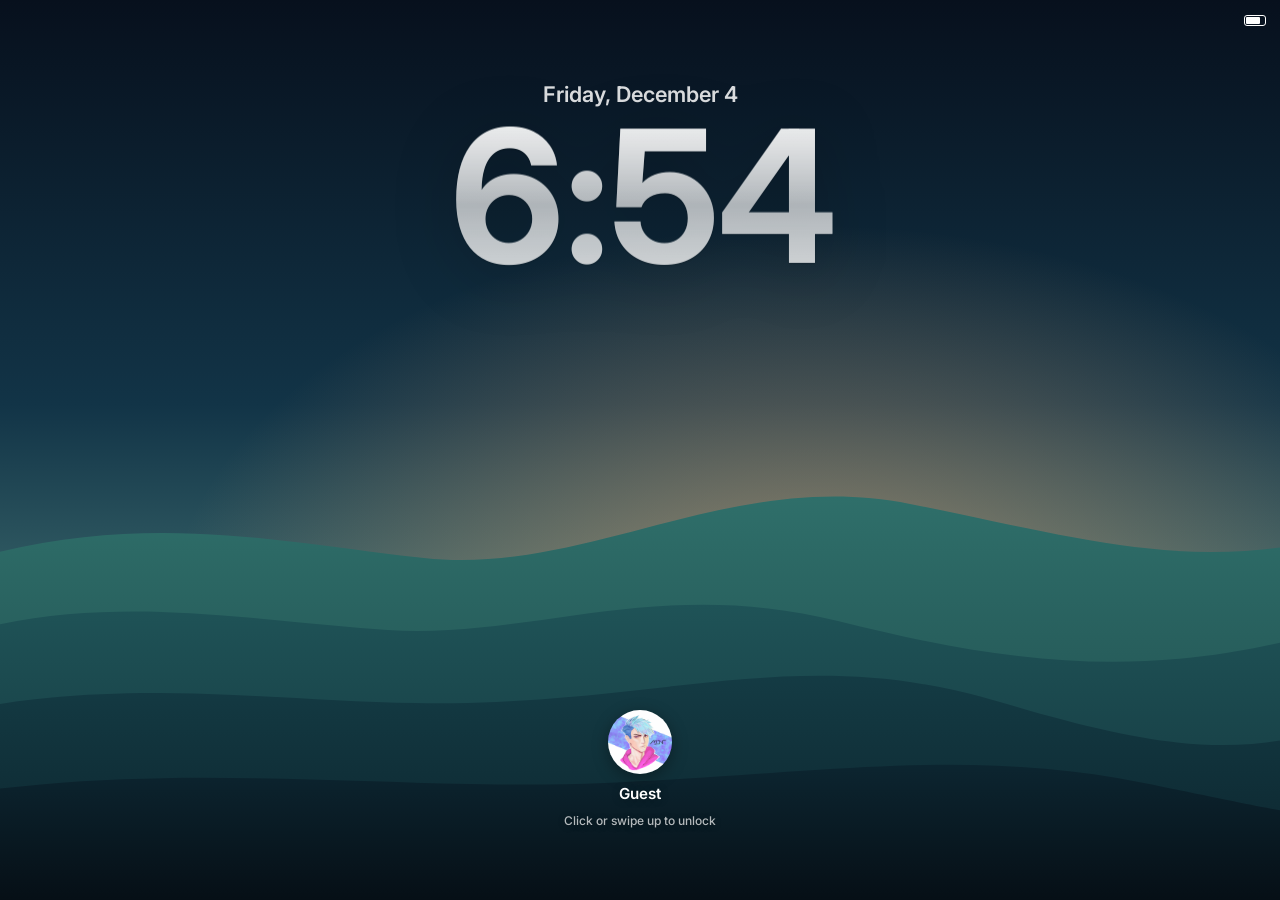
<file: index.html>
<!DOCTYPE html>
<html lang="en">
<head>
<meta charset="UTF-8">
<meta name="viewport" content="width=device-width, initial-scale=1.0">

<title>Abunachar | DevSecOps & Cloud Infrastructure Engineer</title>
<meta name="description" content="Abunachar is a DevSecOps engineer specializing in secure cloud infrastructure and security hardening. See projects, GitHub, and contact links.">
<meta name="author" content="Abunachar">
<meta name="robots" content="index, follow">
<link rel="canonical" href="https://abunachar.com/">
<link rel="icon" href="/favicon.ico" sizes="any">
<link rel="icon" type="image/png" sizes="32x32" href="/favicon-32x32.png">
<link rel="icon" type="image/png" sizes="16x16" href="/favicon-16x16.png">
<link rel="apple-touch-icon" sizes="180x180" href="/apple-touch-icon.png">

<meta property="og:type" content="website">
<meta property="og:url" content="https://abunachar.com/">
<meta property="og:title" content="Abunachar | DevSecOps & Cloud Infrastructure Engineer">
<meta property="og:description" content="DevSecOps engineer specializing in secure cloud infrastructure and security hardening.">
<meta property="og:image" content="https://abunachar.com/avatar.png">
<meta property="og:site_name" content="Abunachar">

<meta name="twitter:card" content="summary">
<meta name="twitter:title" content="Abunachar | DevSecOps & Cloud Infrastructure Engineer">
<meta name="twitter:description" content="DevSecOps engineer specializing in secure cloud infrastructure and security hardening.">
<meta name="twitter:image" content="https://abunachar.com/avatar.png">

<script type="application/ld+json">
{
  "@context": "https://schema.org",
  "@type": "Person",
  "name": "Abunachar",
  "url": "https://abunachar.com/",
  "image": "https://abunachar.com/avatar.png",
  "jobTitle": "DevSecOps & Cloud Infrastructure Engineer",
  "description": "DevSecOps engineer specializing in secure cloud infrastructure and security hardening.",
  "email": "hello@abunachar.com",
  "knowsAbout": [
    "DevSecOps",
    "Cloud Infrastructure",
    "Docker",
    "Container Orchestration",
    "Security Hardening",
    "Automation",
    "Azure",
    "GCP",
    "CI/CD"
  ],
  "sameAs": [
    "https://github.com/knight-byte",
    "https://in.linkedin.com/in/abunachar",
    "https://t.me/abunachar"
  ]
}
</script>

<link rel="preconnect" href="https://fonts.googleapis.com">
<link rel="preconnect" href="https://fonts.gstatic.com" crossorigin>
<link rel="preload" as="style" href="https://fonts.googleapis.com/css2?family=JetBrains+Mono:wght@400;600;700&family=Inter:wght@500;700&display=swap" onload="this.onload=null;this.rel='stylesheet'">
<noscript><link rel="stylesheet" href="https://fonts.googleapis.com/css2?family=JetBrains+Mono:wght@400;600;700&family=Inter:wght@500;700&display=swap"></noscript>
<link rel="stylesheet" href="/desktop.css">
<style>
/* ============ REAL TERMINAL PALETTE (ANSI-mapped) ============ */
:root{
    --bg:#0c0d10;
    --term:#15171c;
    --chrome:#1b1d23;
    --border:#2a2d35;
    --fg:#cdd3de;
    --muted:#9499a6;

    --ansi-green:#9ece6a;
    --ansi-cyan:#7dcfba;
    --ansi-yellow:#e0af68;
    --ansi-red:#e06c75;
    --ansi-blue:#7aa2f7;
    --ansi-magenta:#bb9af7;

    --gui-card:#13161b;
    --gui-text:#e8eaed;
    --gui-muted:#a0a5b0;
    --gui-border:#262a32;
    --gui-accent:#7dd3a8;
}
*{ margin:0; padding:0; box-sizing:border-box; }
[hidden]{ display:none !important; }
html,body{ height:100%; }
body{
    font-family:'JetBrains Mono',ui-monospace,Menlo,Consolas,monospace;
    min-height:100vh;
    display:flex;
    align-items:center;
    justify-content:center;
    background:var(--bg) url(wallpaper.svg) center/cover no-repeat;
    color:var(--fg);
    padding:52px 24px 84px; /* clear menubar + dock */
    overflow:hidden;
}

/* ============ SHARED WINDOW SHELL — same box for both modes ============ */
.window{
    position:relative;
    width:700px;
    max-width:100%;
    height:500px;
    border-radius:12px;
    border:1px solid var(--border);
    box-shadow:0 30px 60px -20px rgba(0,0,0,.6);
    overflow:hidden;
    animation:rise .5s cubic-bezier(.2,.8,.2,1);
    display:flex;
    flex-direction:column;
    background:var(--term);
}
@keyframes rise{ from{opacity:0;transform:translateY(10px);} to{opacity:1;transform:none;} }

.titlebar{
    position:relative; display:flex; align-items:center; gap:8px;
    height:38px; padding:0 14px; background:var(--chrome);
    border-bottom:1px solid var(--border); flex-shrink:0;
}
.dot{ width:12px; height:12px; border-radius:50%; box-shadow:inset 0 0 0 .5px rgba(0,0,0,.25); }
.titlebar .dot:nth-child(1){ background:#ff5f57; }
.titlebar .dot:nth-child(2){ background:#febc2e; }
.titlebar .dot:nth-child(3){ background:#28c840; }
.titlebar{ cursor:grab; user-select:none; touch-action:none; }
.titlebar:active{ cursor:grabbing; }
button.dot{ border:0; padding:0; cursor:pointer; }
button.dot:focus-visible{ outline:2px solid var(--fg); outline-offset:2px; }
/* closed / minimized (to the dock): hidden, reopened from the dock */
.window{ transition:transform .35s cubic-bezier(.4,0,.2,1), opacity .3s, visibility 0s; }
.window.min{ transform:translateY(60vh) scale(.08); opacity:0; visibility:hidden; transition:transform .4s cubic-bezier(.4,0,.2,1), opacity .4s, visibility 0s .4s; }
.window.closed{ transform:scale(.94); opacity:0; visibility:hidden; transition:transform .2s, opacity .2s, visibility 0s .2s; }
@media (prefers-reduced-motion:reduce){ .window,.window.min,.window.closed{ transition:none; transform:none; } }
/* maximized: pinned to viewport edges, drag offset ignored */
.window.max{
    position:fixed; inset:var(--menubar-h) 0 var(--dock-h); z-index:10;
    width:auto; height:auto; max-width:none; max-height:none; min-height:0;
    translate:none !important;
}
.window.max .titlebar{ cursor:default; }
.titlebar span.path{ position:absolute; left:80px; right:80px; text-align:center; font-size:.74rem; color:var(--muted); pointer-events:none; overflow:hidden; text-overflow:ellipsis; white-space:nowrap; }

/* ============ TERMINAL BODY ============ */
.screen{
    padding:18px 22px; flex:1; overflow-y:auto;
    font-size:.83rem; line-height:1.7; cursor:text;
}
.screen::-webkit-scrollbar{ width:8px; }
.screen::-webkit-scrollbar-thumb{ background:var(--border); border-radius:4px; }
.screen::-webkit-scrollbar-track{ background:transparent; }

.line{ white-space:pre-wrap; word-break:break-word; }
.line.muted{ color:var(--muted); }
.line.green{ color:var(--ansi-green); }
.line.cyan{ color:var(--ansi-cyan); }
.line.yellow{ color:var(--ansi-yellow); }
.line.red{ color:var(--ansi-red); }
.line.blue{ color:var(--ansi-blue); }
.line.magenta{ color:var(--ansi-magenta); }

.identity{ display:flex; align-items:center; gap:14px; margin:10px 0 14px; }
.avatar{ width:56px; height:56px; border-radius:8px; object-fit:cover; border:1px solid var(--border); flex-shrink:0; }
.identity h1{ font-size:1.1rem; font-weight:700; color:var(--fg); }
.identity .role{ margin-top:3px; font-size:.76rem; color:var(--muted); }

.status{
    display:flex; align-items:center; gap:7px; margin:12px 0;
    padding:9px 11px; background:rgba(158,206,106,.07);
    border:1px solid rgba(158,206,106,.35); border-radius:6px;
    font-size:.74rem; color:var(--ansi-green); width:fit-content;
}
.status::before{
    content:""; width:6px; height:6px; border-radius:50%;
    background:var(--ansi-green); box-shadow:0 0 8px var(--ansi-green);
    animation:pulse 2s ease-in-out infinite;
}
@keyframes pulse{ 0%,100%{opacity:1;} 50%{opacity:.35;} }

.linklist a{ color:var(--ansi-cyan); text-decoration:none; border-bottom:1px solid transparent; }
.linklist a:hover{ border-color:var(--ansi-cyan); }

.icon{ width:1em; height:1em; display:inline-block; vertical-align:-.15em; flex-shrink:0; }
.linklist .icon{ margin-right:.35em; }
.gui-links .icon{ width:20px; height:20px; }

.kv{ display:grid; grid-template-columns:108px 1fr; gap:3px 10px; margin:4px 0; }
.kv .k{ color:var(--muted); }
.kv .v{ color:var(--fg); }

.bar-row{ display:grid; grid-template-columns:96px 1fr 38px; gap:8px; align-items:center; margin:3px 0; font-size:.78rem; }
.bar-track{ height:6px; background:var(--bg); border-radius:3px; overflow:hidden; border:1px solid var(--border); }
.bar-fill{ height:100%; border-radius:3px; }

.promptline{ display:flex; align-items:center; gap:8px; }
.promptline .sym{ color:var(--ansi-green); flex-shrink:0; }
.promptline .typed{ color:var(--fg); }

.inputrow{ display:flex; align-items:center; gap:8px; }
.inputrow .sym{ color:var(--ansi-green); }
.inputrow input{
    flex:1; min-width:0; background:none; border:none; outline:none; padding:0;
    color:var(--fg); font:inherit; caret-color:var(--ansi-green);
}

.suggest{
    display:flex; flex-direction:column; padding:4px; margin-top:6px; max-width:520px;
    background:var(--chrome); border:1px solid var(--border); border-radius:10px;
}
.suggest-item{
    display:flex; align-items:baseline; gap:12px; width:100%; text-align:left;
    padding:6px 10px; border:none; border-radius:4px; background:none; cursor:pointer;
    font-family:inherit; font-size:.78rem; color:var(--fg);
}
.suggest-item .name{ color:var(--ansi-green); min-width:84px; }
.suggest-item .desc{ color:var(--muted); font-size:.72rem; overflow:hidden; text-overflow:ellipsis; white-space:nowrap; }
.suggest-item:hover,
.suggest-item.active{ background:rgba(125,207,186,.1); }
.suggest-item.active .name{ color:var(--ansi-cyan); }
.suggest-item:active{ transform:translateY(1px); }
.suggest-item:focus-visible{ outline:1px solid var(--ansi-cyan); outline-offset:-1px; }
.suggest-empty{ padding:6px 10px; font-size:.74rem; color:var(--muted); }
.suggest-empty b{ color:var(--ansi-green); font-weight:400; }
@media (prefers-reduced-motion:no-preference){
    /* open state reads as attached to the prompt, not a popup */
    .suggest:not([hidden]){ animation:suggest-in .14s cubic-bezier(.16,1,.3,1); }
}
@keyframes suggest-in{ from{ opacity:0; transform:translateY(4px); } to{ opacity:1; transform:none; } }

@media (prefers-reduced-motion:reduce){ .window,.status::before{animation:none;} }

/* ============ SPRINGBOARD: iPhone home screen, phones only ============ */
.springboard{ display:none; }
@media (max-width:620px){
    .springboard{
        display:block; position:fixed; inset:0; padding:62px 24px 0; color:#fff;
        font-family:-apple-system,BlinkMacSystemFont,'Inter',sans-serif; transition:scale .35s, opacity .35s;
    }
    body:has(.window:not(.min):not(.closed)) .springboard{ scale:.92; opacity:.4; }
}
.glass{
    background:linear-gradient(150deg,rgba(255,255,255,.22),rgba(255,255,255,.06) 50%,rgba(255,255,255,.12));
    backdrop-filter:blur(18px) saturate(1.8); -webkit-backdrop-filter:blur(18px) saturate(1.8);
    box-shadow:inset 1px 1px 0 rgba(255,255,255,.45), inset -1px -1px 0 rgba(255,255,255,.12), 0 8px 24px rgba(0,0,0,.2);
}
.widget{ display:flex; gap:14px; align-items:center; width:100%; padding:16px; border:0; border-radius:24px; color:inherit; font:inherit; text-align:left; cursor:pointer; }
.widget img{ width:62px; height:62px; border-radius:50%; object-fit:cover; }
.widget b{ display:block; font-size:18px; }
.widget span{ display:block; margin-top:2px; font-size:13px; opacity:.8; }
.widget em{ display:inline-flex; gap:6px; align-items:center; margin-top:8px; font-style:normal; font-size:12px; font-weight:600; color:var(--ansi-green); }
.widget em::before{ content:""; width:7px; height:7px; border-radius:50%; background:var(--ansi-green); box-shadow:0 0 8px var(--ansi-green); }
.wlabel{ margin:6px 0 20px; text-align:center; font-size:12px; font-weight:500; opacity:.9; }
.sb-grid{ display:grid; grid-template-columns:repeat(4,1fr); gap:22px 0; justify-items:center; }
.ic{ display:grid; justify-items:center; gap:6px; padding:0; border:0; background:none; font:500 12px -apple-system,BlinkMacSystemFont,'Inter',sans-serif; color:#fff; text-decoration:none; text-shadow:0 1px 4px rgba(0,0,0,.4); cursor:pointer; }
.ic .t{ width:60px; height:60px; border-radius:14px; display:grid; place-items:center; position:relative; box-shadow:0 2px 6px rgba(0,0,0,.3); }
.ic:active .t{ scale:.9; filter:brightness(.8); }
.ic .t .icon{ width:32px; height:32px; }
.ic .t img{ width:100%; height:100%; border-radius:inherit; object-fit:cover; }
.ic .t .p{ position:absolute; left:10px; top:8px; font:500 17px/1 'JetBrains Mono',monospace; }
.ic .badge{ position:absolute; top:-6px; right:-6px; min-width:22px; height:22px; padding:0 6px; border-radius:99px; background:#ff3b30; font:600 13px/22px -apple-system,'Inter',sans-serif; text-align:center; }
.sb-search{ position:fixed; bottom:124px; left:50%; translate:-50% 0; padding:6px 14px; border-radius:99px; font-size:13px; font-weight:600; }
.sb-dock{ position:fixed; left:10px; right:10px; bottom:16px; height:88px; border-radius:34px; display:flex; justify-content:space-evenly; align-items:center; }
.sb-dock .ic .t{ width:56px; height:56px; border-radius:13px; }
.sb-dock .ic > span:last-child{ display:none; }

/* ============ LOCK SCREEN (menubar + dock live in /desktop.css) ============ */

.lock{
    --y:0px; position:fixed; inset:0; z-index:30; translate:0 var(--y); color:#fff;
    background:var(--bg) url(wallpaper.svg) center/cover no-repeat; box-shadow:0 24px 60px rgba(0,0,0,.55);
    font-family:-apple-system,BlinkMacSystemFont,'SF Pro Display','Inter',sans-serif;
    user-select:none; touch-action:none; cursor:pointer;
    transition:translate .5s cubic-bezier(.2,.8,.2,1), opacity .5s;
}
.lock.drag{ transition:none; }
.lock:focus{ outline:none; }
.lock.open{ translate:0 -100%; opacity:.6; pointer-events:none; }
.lock .tray{ position:absolute; top:6px; right:14px; height:28px; display:flex; align-items:center; font-size:13px; font-weight:500; }
.lock .clock{ position:absolute; top:9vh; left:0; right:0; text-align:center; }
.lock .date{ font-size:1.35rem; font-weight:600; color:rgba(255,255,255,.85); }
/* liquid glass clock, an approximation: translucent fill, specular top edge, soft depth */
.lock .time{
    margin-top:2px; font-family:ui-rounded,'SF Pro Rounded',-apple-system,'Inter',sans-serif; font-weight:700;
    font-size:clamp(5.5rem,15vw,11.5rem); letter-spacing:-.03em; line-height:.95; font-feature-settings:"tnum";
    background:linear-gradient(180deg,rgba(255,255,255,.92) 0%,rgba(255,255,255,.55) 55%,rgba(255,255,255,.72) 100%);
    -webkit-background-clip:text; background-clip:text; color:transparent;
    filter:drop-shadow(0 -1px 0 rgba(255,255,255,.5)) drop-shadow(0 1px 1px rgba(0,0,0,.18)) drop-shadow(0 10px 30px rgba(0,0,0,.25));
}
.lock .who{ position:absolute; bottom:8vh; left:0; right:0; display:grid; justify-items:center; }
.lock .who img{ width:64px; height:64px; border-radius:50%; object-fit:cover; box-shadow:0 4px 16px rgba(0,0,0,.35); }
.lock .name{ margin-top:10px; font-size:.95rem; font-weight:600; text-shadow:0 1px 8px rgba(0,0,0,.3); }
.lock .hint{ margin-top:10px; font-size:.75rem; font-weight:500; color:rgba(255,255,255,.7); text-shadow:0 1px 6px rgba(0,0,0,.35); }
.lock .notif,.lock .quick,.lock .hint .m{ display:none; }
@media (max-width:620px){
    /* iPhone lock: notification + flashlight/camera instead of the login avatar */
    .lock .tray,.lock .who > img,.lock .name,.lock .hint .d{ display:none; }
    .lock .clock{ top:64px; }
    .lock .date{ font-size:19px; }
    .lock .time{ font-size:104px; }
    .lock .who{ bottom:34px; padding:0 12px; }
    .lock .notif{ display:flex; gap:10px; width:100%; padding:12px 14px; border-radius:22px; text-align:left; font-size:14px; }
    .lock .notif img{ width:38px; height:38px; border-radius:9px; }
    .lock .notif b{ font-size:15px; }
    .lock .notif p{ margin-top:1px; opacity:.85; }
    .lock .notif small{ margin-left:auto; font-size:13px; opacity:.6; }
    .lock .quick{ display:flex; justify-content:space-between; width:100%; padding:18px 34px 0; }
    .lock .quick span{ width:50px; height:50px; border-radius:50%; display:grid; place-items:center; }
    .lock .quick svg{ width:22px; height:22px; }
    .lock .hint{ margin-top:14px; font-size:14px; }
    .lock .hint .m{ display:inline; }
}
@media (prefers-reduced-motion:reduce){
    .lock{ transition:opacity .2s; } .lock.open{ translate:none; opacity:0; }
}

main{
    display:flex;
    align-items:center;
    justify-content:center;
    width:100%;
    min-height:0;
}

@media (max-width:620px){
    body{ padding:0; }
    /* the window is a full-screen app that zooms out of the tapped icon */
    .window,.window.max{
        position:fixed; inset:0; z-index:25; width:auto; height:auto; max-width:none;
        border:0; border-radius:0; padding-top:48px; translate:none !important;
        transform-origin:var(--ox,50%) var(--oy,90%);
    }
    .window.min,.window.closed{ transform:scale(.12); opacity:0; border-radius:48px; }
    .titlebar{ height:40px; cursor:default; }
    .titlebar .dot{ display:none; }
    .titlebar span.path{ left:14px; right:14px; font:600 15px -apple-system,BlinkMacSystemFont,'Inter',sans-serif; color:var(--fg); }
    .screen{ padding-bottom:40px; }
    .screen{
        padding:14px 16px;
        font-size:.8rem;
        min-height:0;
    }
    .identity{ gap:10px; }
    .avatar{ width:48px; height:48px; }
    .identity h1{ font-size:1rem; }
    .kv{ grid-template-columns:88px 1fr; }
    .bar-row{ grid-template-columns:80px 1fr 34px; font-size:.74rem; }
    .gui-body{
        padding:24px 16px;
        overflow-y:auto;
        justify-content:flex-start;
    }
    .gui-avatar{ width:72px; height:72px; }
    .gui-body h1{ font-size:1.25rem; }
    .gui-body .tagline{ font-size:.82rem; max-width:100%; }
    .gui-links{ gap:10px; flex-wrap:wrap; justify-content:center; }
    .gui-links a{ width:44px; height:44px; }
}

/* ============ GUI BODY — same window, minimal card content ============ */
.gui-body{
    display:none;
    flex:1;
    flex-direction:column;
    align-items:center;
    justify-content:center;
    padding:32px;
    text-align:center;
    background:var(--term);
}
.window.gui-mode .gui-body{ display:flex; }
.window.gui-mode .screen{ display:none; }

.gui-avatar{
    width:84px; height:84px; border-radius:50%;
    object-fit:cover; border:2px solid var(--gui-border);
}
.gui-body h1{
    margin-top:18px; font-family:'Inter',sans-serif;
    font-size:1.5rem; font-weight:700; color:var(--gui-text); letter-spacing:-.01em;
}
.gui-body .role{
    margin-top:5px; font-family:'Inter',sans-serif;
    font-size:.84rem; color:var(--gui-accent); font-weight:500;
}
.gui-body .tagline{
    margin-top:14px; font-family:'Inter',sans-serif;
    font-size:.86rem; color:var(--gui-muted); line-height:1.6; max-width:380px;
}
.gui-body .quip{
    margin-top:14px; font-family:'JetBrains Mono',monospace;
    font-size:.74rem; color:var(--muted); font-style:italic;
}
.gui-status{
    display:inline-flex; align-items:center; gap:7px; margin-top:18px;
    padding:7px 13px; background:rgba(125,211,168,.08); border:1px solid rgba(125,211,168,.3);
    border-radius:20px; font-family:'Inter',sans-serif; font-size:.72rem; color:var(--gui-accent); font-weight:500;
}
.gui-status::before{ content:""; width:6px; height:6px; border-radius:50%; background:var(--gui-accent); }

.gui-links{ display:flex; gap:12px; margin-top:24px; }
.gui-links a{
    width:42px; height:42px; display:flex; align-items:center; justify-content:center;
    border-radius:12px; background:var(--bg); border:1px solid var(--gui-border);
    color:var(--gui-text); text-decoration:none; transition:.2s;
}
.gui-links a:hover{ background:var(--gui-accent); color:#0c0d10; border-color:var(--gui-accent); transform:translateY(-2px); }

.gui-footer{
    margin-top:26px; font-family:'JetBrains Mono',monospace;
    font-size:.7rem; color:var(--muted);
}
</style>
</head>
<body data-app="Terminal" data-running="term gui">

<noscript>
  <main style="max-width:560px;margin:60px auto;padding:0 24px;font-family:system-ui,sans-serif;color:#e8eaed;background:#0b0d10;">
    <img src="avatar.png" alt="Abunachar" width="80" height="80" style="border-radius:50%;">
    <h1>Abunachar</h1>
    <p>DevSecOps &amp; Cloud Infrastructure Engineer.</p>
    <ul>
      <li><a href="https://github.com/knight-byte">GitHub: github.com/knight-byte</a></li>
      <li><a href="https://in.linkedin.com/in/abunachar">LinkedIn: in.linkedin.com/in/abunachar</a></li>
      <li><a href="https://t.me/abunachar">Telegram: t.me/abunachar</a></li>
      <li><a href="mailto:hello@abunachar.com">Email: hello@abunachar.com</a></li>
    </ul>
  </main>
  <style>.lock{ display:none; }</style>
</noscript>

<div class="lock" id="lock" role="button" tabindex="0" aria-label="Lock screen. Click, swipe up or press Enter to unlock">
    <div class="tray" aria-hidden="true"><span class="bat"></span></div>
    <div class="clock"><div class="date" id="lockDate"></div><div class="time" id="lockTime"></div></div>
    <div class="who">
        <img src="avatar.png" alt="" width="64" height="64">
        <div class="name">Guest</div>
        <div class="notif glass"><img src="avatar.png" alt="" width="38" height="38"><div><b>abunachar</b><p>all systems provisioned, no drift detected</p></div><small>now</small></div>
        <div class="quick" aria-hidden="true">
            <span class="glass"><svg viewBox="0 0 256 256"><path fill="#fff" d="M184,16H72A16,16,0,0,0,56,32V72a8.16,8.16,0,0,0,.4,2.53L72,121.28V232a16,16,0,0,0,16,16h80a16,16,0,0,0,16-16V121.28l15.6-46.75A8.16,8.16,0,0,0,200,72V32A16,16,0,0,0,184,16Zm-48,128a8,8,0,0,1-16,0V112a8,8,0,0,1,16,0Zm48-80H72V32H184Z"/></svg></span>
            <span class="glass"><svg viewBox="0 0 256 256"><path fill="#fff" d="M208,56H180.28L166.65,35.56A8,8,0,0,0,160,32H96a8,8,0,0,0-6.65,3.56L75.71,56H48A24,24,0,0,0,24,80V192a24,24,0,0,0,24,24H208a24,24,0,0,0,24-24V80A24,24,0,0,0,208,56Zm-44,76a36,36,0,1,1-36-36A36,36,0,0,1,164,132Z"/></svg></span>
        </div>
        <div class="hint"><span class="d">Click or swipe up to unlock</span><span class="m">Swipe up to open</span></div>
    </div>
</div>

<!-- iPhone home screen (phones only); icon glyphs are copied from the dock by script -->
<div class="springboard" id="springboard">
    <button type="button" class="widget glass" data-open="gui"><img src="avatar.png" alt="" width="62" height="62"><div><b>Abunachar</b><span>DevSecOps &amp; Cloud Infrastructure</span><em>Available for opportunities</em></div></button>
    <div class="wlabel">Profile</div>
    <div class="sb-grid">
        <button type="button" class="ic" data-open="gui"><span class="t"><img src="avatar.png" alt="" width="60" height="60"></span><span>Profile</span></button>
        <a class="ic" href="/skills/"><span class="t i-skills" data-from="i-skills"></span><span>Skills</span></a>
    </div>
    <div class="sb-search glass" aria-hidden="true">Search</div>
    <div class="sb-dock glass">
        <button type="button" class="ic" data-open="term"><span class="t i-term"><span class="p">&gt;_</span></span><span>Terminal</span></button>
        <a class="ic" href="https://t.me/abunachar" target="_blank" rel="noopener"><span class="t i-tg" data-from="i-tg"></span><span>Telegram</span></a>
        <a class="ic" href="mailto:hello@abunachar.com"><span class="t i-mail" data-from="i-mail"></span><span>Mail</span></a>
        <a class="ic" href="https://github.com/knight-byte" target="_blank" rel="noopener"><span class="t i-gh" data-from="i-gh"></span><span>GitHub</span></a>
        <a class="ic" href="https://in.linkedin.com/in/abunachar" target="_blank" rel="noopener"><span class="t i-li" data-from="i-li"></span><span>LinkedIn</span></a>
    </div>
</div>

<main>
<div class="window" id="window" role="application" aria-label="Interactive profile">
    <div class="titlebar">
        <button type="button" class="dot" id="btnClose" aria-label="Close window" title="Close"></button><button type="button" class="dot" id="btnMin" aria-label="Minimize window" title="Minimize"></button><button type="button" class="dot" id="btnMax" aria-label="Maximize window" aria-pressed="false" title="Maximize"></button>
        <span class="path">guest@abunachar.com: ~</span>
    </div>

    <div class="screen" id="scroll" tabindex="0">
        <div id="screen" aria-live="polite"></div>
        <div class="inputrow" hidden>
            <span class="sym">$</span>
            <input id="cmdInput" type="text" autocomplete="off" autocapitalize="off" spellcheck="false" aria-label="Terminal command input" aria-controls="suggest" aria-expanded="false" aria-autocomplete="list">
        </div>
        <div class="suggest" id="suggest" role="listbox" aria-label="Command suggestions" hidden></div>
    </div>

    <div class="gui-body">
        <img src="avatar.png" alt="Abunachar" class="gui-avatar" width="84" height="84" loading="lazy" decoding="async">
        <h1>Abunachar</h1>
        <div class="role">DevSecOps &amp; Cloud Infrastructure Engineer</div>
        <p class="tagline">I lock down what other people leave open, and automate the parts they forget to.</p>
        <p class="quip">"the cloud" is just someone else's computer, and I'm the one making sure it's not on fire.</p>
        <div class="gui-status">Available for opportunities</div>
        <div class="gui-links">
            <a href="https://github.com/knight-byte" target="_blank" rel="noopener" aria-label="GitHub"><svg class="icon" viewBox="0 0 24 24" aria-hidden="true"><path fill="currentColor" d="M12 2C6.477 2 2 6.484 2 12.021c0 4.428 2.865 8.184 6.839 9.504.5.092.682-.217.682-.483 0-.237-.008-.868-.013-1.703-2.782.605-3.369-1.343-3.369-1.343-.454-1.158-1.11-1.466-1.11-1.466-.908-.62.069-.608.069-.608 1.003.07 1.531 1.032 1.531 1.032.892 1.53 2.341 1.088 2.91.832.092-.647.35-1.088.636-1.338-2.22-.253-4.555-1.113-4.555-4.951 0-1.093.39-1.988 1.029-2.688-.103-.253-.446-1.272.098-2.65 0 0 .84-.27 2.75 1.026A9.564 9.564 0 0112 6.844c.85.004 1.705.115 2.504.337 1.909-1.296 2.747-1.027 2.747-1.027.546 1.379.202 2.398.1 2.651.64.7 1.028 1.595 1.028 2.688 0 3.848-2.339 4.695-4.566 4.943.359.309.678.92.678 1.855 0 1.338-.012 2.419-.012 2.747 0 .268.18.58.688.482A10.019 10.019 0 0022 12.021C22 6.484 17.522 2 12 2z"/></svg></a>
            <a href="https://in.linkedin.com/in/abunachar" target="_blank" rel="noopener" aria-label="LinkedIn"><svg class="icon" viewBox="0 0 24 24" aria-hidden="true"><path fill="currentColor" d="M20.447 20.452h-3.554v-5.569c0-1.328-.027-3.037-1.852-3.037-1.853 0-2.136 1.445-2.136 2.939v5.667H9.351V9h3.414v1.561h.046c.477-.9 1.637-1.85 3.37-1.85 3.601 0 4.267 2.37 4.267 5.455v6.286zM5.337 7.433a-2.062 2.062 0 01-2.063-2.065 2.064 2.064 0 112.063 2.065zm1.782 13.019H3.555V9h3.564v11.452zM22.225 0H1.771C.792 0 0 .774 0 1.729v20.542C0 23.227.792 24 1.771 24h20.451C23.2 24 24 23.227 24 22.271V1.729C24 .774 23.2 0 22.222 0h.003z"/></svg></a>
            <a href="https://t.me/abunachar" target="_blank" rel="noopener" aria-label="Telegram"><svg class="icon" viewBox="0 0 24 24" aria-hidden="true"><path fill="currentColor" d="M11.944 0A12 12 0 000 12a12 12 0 0012 12 12 12 0 0012-12A12 12 0 0012 0a12 12 0 00-.056 0zm4.962 7.224c.1-.002.321.023.465.14a.506.506 0 01.171.325c.016.093.036.306.02.472-.18 1.898-.962 6.502-1.36 8.627-.168.9-.499 1.201-.82 1.23-.696.065-1.225-.46-1.9-.902-1.056-.693-1.653-1.124-2.678-1.8-1.185-.78-.417-1.21.258-1.91.177-.184 3.247-2.977 3.307-3.23.007-.032.014-.15-.056-.212s-.174-.041-.249-.024c-.106.024-1.793 1.14-5.061 3.345-.48.33-.913.49-1.302.48-.428-.008-1.252-.241-1.865-.44-.752-.245-1.349-.374-1.297-.789.027-.216.325-.437.893-.663 3.498-1.524 5.83-2.529 6.998-3.014 3.332-1.386 4.025-1.627 4.476-1.635z"/></svg></a>
            <a href="/skills/" aria-label="Skill graph" title="Skill graph"><svg class="icon" viewBox="0 0 256 256" aria-hidden="true"><path fill="currentColor" d="M200,152a31.84,31.84,0,0,0-19.53,6.68l-23.11-18A31.65,31.65,0,0,0,160,128c0-.74,0-1.48-.08-2.21l13.23-4.41A32,32,0,1,0,168,104c0,.74,0,1.48.08,2.21l-13.23,4.41A32,32,0,0,0,128,96a32.59,32.59,0,0,0-5.27.44L115.89,81A32,32,0,1,0,96,88a32.59,32.59,0,0,0,5.27-.44l6.84,15.4a31.92,31.92,0,0,0-8.57,39.64L73.83,165.44a32.06,32.06,0,1,0,10.63,12l25.71-22.84a31.91,31.91,0,0,0,37.36-1.24l23.11,18A31.65,31.65,0,0,0,168,184a32,32,0,1,0,32-32Zm0-64a16,16,0,1,1-16,16A16,16,0,0,1,200,88ZM80,56A16,16,0,1,1,96,72,16,16,0,0,1,80,56ZM56,208a16,16,0,1,1,16-16A16,16,0,0,1,56,208Zm56-80a16,16,0,1,1,16,16A16,16,0,0,1,112,128Zm88,72a16,16,0,1,1,16-16A16,16,0,0,1,200,200Z"/></svg></a>
            <a href="mailto:hello@abunachar.com" aria-label="Email"><svg class="icon" viewBox="0 0 24 24" aria-hidden="true"><path fill="currentColor" d="M20 4H4c-1.1 0-2 .9-2 2v12c0 1.1.9 2 2 2h16c1.1 0 2-.9 2-2V6c0-1.1-.9-2-2-2zm0 4l-8 5-8-5V6l8 5 8-5v2z"/></svg></a>
        </div>
        <div class="gui-footer">abunachar.com</div>
    </div>
</div>
</main>


<script src="/desktop.js"></script>
<script>
const screen = document.getElementById('screen');
const scroller = document.getElementById('scroll');
const input = document.getElementById('cmdInput');
const win = document.getElementById('window');
const AVATAR = 'avatar.png';

const ICON = {
    github: '<svg class="icon" viewBox="0 0 24 24" aria-hidden="true"><path fill="currentColor" d="M12 2C6.477 2 2 6.484 2 12.021c0 4.428 2.865 8.184 6.839 9.504.5.092.682-.217.682-.483 0-.237-.008-.868-.013-1.703-2.782.605-3.369-1.343-3.369-1.343-.454-1.158-1.11-1.466-1.11-1.466-.908-.62.069-.608.069-.608 1.003.07 1.531 1.032 1.531 1.032.892 1.53 2.341 1.088 2.91.832.092-.647.35-1.088.636-1.338-2.22-.253-4.555-1.113-4.555-4.951 0-1.093.39-1.988 1.029-2.688-.103-.253-.446-1.272.098-2.65 0 0 .84-.27 2.75 1.026A9.564 9.564 0 0112 6.844c.85.004 1.705.115 2.504.337 1.909-1.296 2.747-1.027 2.747-1.027.546 1.379.202 2.398.1 2.651.64.7 1.028 1.595 1.028 2.688 0 3.848-2.339 4.695-4.566 4.943.359.309.678.92.678 1.855 0 1.338-.012 2.419-.012 2.747 0 .268.18.58.688.482A10.019 10.019 0 0022 12.021C22 6.484 17.522 2 12 2z"/></svg>',
    linkedin: '<svg class="icon" viewBox="0 0 24 24" aria-hidden="true"><path fill="currentColor" d="M20.447 20.452h-3.554v-5.569c0-1.328-.027-3.037-1.852-3.037-1.853 0-2.136 1.445-2.136 2.939v5.667H9.351V9h3.414v1.561h.046c.477-.9 1.637-1.85 3.37-1.85 3.601 0 4.267 2.37 4.267 5.455v6.286zM5.337 7.433a-2.062 2.062 0 01-2.063-2.065 2.064 2.064 0 112.063 2.065zm1.782 13.019H3.555V9h3.564v11.452zM22.225 0H1.771C.792 0 0 .774 0 1.729v20.542C0 23.227.792 24 1.771 24h20.451C23.2 24 24 23.227 24 22.271V1.729C24 .774 23.2 0 22.222 0h.003z"/></svg>',
    telegram: '<svg class="icon" viewBox="0 0 24 24" aria-hidden="true"><path fill="currentColor" d="M11.944 0A12 12 0 000 12a12 12 0 0012 12 12 12 0 0012-12A12 12 0 0012 0a12 12 0 00-.056 0zm4.962 7.224c.1-.002.321.023.465.14a.506.506 0 01.171.325c.016.093.036.306.02.472-.18 1.898-.962 6.502-1.36 8.627-.168.9-.499 1.201-.82 1.23-.696.065-1.225-.46-1.9-.902-1.056-.693-1.653-1.124-2.678-1.8-1.185-.78-.417-1.21.258-1.91.177-.184 3.247-2.977 3.307-3.23.007-.032.014-.15-.056-.212s-.174-.041-.249-.024c-.106.024-1.793 1.14-5.061 3.345-.48.33-.913.49-1.302.48-.428-.008-1.252-.241-1.865-.44-.752-.245-1.349-.374-1.297-.789.027-.216.325-.437.893-.663 3.498-1.524 5.83-2.529 6.998-3.014 3.332-1.386 4.025-1.627 4.476-1.635z"/></svg>',
    envelope: '<svg class="icon" viewBox="0 0 24 24" aria-hidden="true"><path fill="currentColor" d="M20 4H4c-1.1 0-2 .9-2 2v12c0 1.1.9 2 2 2h16c1.1 0 2-.9 2-2V6c0-1.1-.9-2-2-2zm0 4l-8 5-8-5V6l8 5 8-5v2z"/></svg>'
};

const LINKS = {
    github:   { url: 'https://github.com/knight-byte',          label: 'github.com/knight-byte' },
    linkedin: { url: 'https://in.linkedin.com/in/abunachar',     label: 'in.linkedin.com/in/abunachar' },
    telegram: { url: 'https://t.me/abunachar',                  label: 't.me/abunachar' },
    email:    { url: 'mailto:hello@abunachar.com',              label: 'hello@abunachar.com' }
};

/* ---------- view toggle (same window, swap inner content) ---------- */
function setMode(gui){
    showWindow();
    win.classList.toggle('gui-mode', gui);
    document.getElementById('appName').textContent = gui ? 'Profile' : 'Terminal';
    if(!gui) setTimeout(() => input.focus(), 50);
}

/* ---------- close / minimize / reopen from dock ---------- */
function hideWindow(how){
    win.classList.add(how);
    // closing quits the app (dock dots go out); minimizing keeps it running
    if(how === 'closed'){
        document.getElementById('dockTerm').classList.remove('on');
        document.getElementById('dockGui').classList.remove('on');
        document.getElementById('appName').textContent = 'Finder';
    }
}
let loggedOut = false;
function showWindow(){
    win.classList.remove('min', 'closed');
    if(loggedOut){ loggedOut = false; i = 0; playBoot(); }
    document.getElementById('dockTerm').classList.add('on');
    document.getElementById('dockGui').classList.add('on');
}
document.getElementById('btnClose').addEventListener('click', () => hideWindow('closed'));
document.getElementById('btnMin').addEventListener('click', () => hideWindow('min'));

/* ---------- terminal output helpers ---------- */
function addLine(text, cls){
    const div = document.createElement('div');
    div.className = 'line' + (cls ? ' ' + cls : '');
    div.innerHTML = text;
    screen.appendChild(div);
    scroller.scrollTop = scroller.scrollHeight;
    return div;
}
function addBreak(){
    const div = document.createElement('div');
    div.style.height = '8px';
    screen.appendChild(div);
}
function printIdentity(){
    const wrap = document.createElement('div');
    wrap.className = 'identity';
    wrap.innerHTML = `
        <img src="${AVATAR}" alt="Abunachar" class="avatar" width="56" height="56" loading="lazy" decoding="async">
        <div><h1>abunachar</h1><div class="role">devsecops / cloud / automation</div></div>`;
    screen.appendChild(wrap);
}
function printStatus(){
    const wrap = document.createElement('div');
    wrap.className = 'status';
    wrap.textContent = 'all systems provisioned, no drift detected';
    screen.appendChild(wrap);
}

/* ---------- command history ---------- */
let history = [];
let histIndex = -1;
const COMMAND_HELP = {
    help:      'list available commands',
    whoami:    'who runs this terminal',
    about:     'what abunachar does',
    security:  'how I approach DevSecOps',
    cloudarch: 'a quick look at pipeline architecture',
    skills:    'interactive skill graph (/skills)',
    links:     'all social / contact links',
    github:    'open github profile',
    linkedin:  'open linkedin profile',
    telegram:  'open telegram',
    email:     'get my email address',
    neofetch:  'system info card',
    uptime:    'how long this has been running',
    gui:       'switch to the simple view',
    clear:     'clear the screen',
    exit:      'log out and close the terminal'
};
const COMMAND_LIST = [...Object.keys(COMMAND_HELP), 'ls', 'sudo'];

const COMMANDS = {
    help(){
        addLine('available commands:', 'muted');
        for(const [name, desc] of Object.entries(COMMAND_HELP)){
            if(name !== 'help') addLine('  ' + name.padEnd(14) + desc);
        }
        addBreak();
        addLine('tip: suggestions appear as you type. ↑ / ↓ to pick, Tab to complete', 'muted');
    },
    whoami(){ printIdentity(); printStatus(); },
    about(){
        addLine('abunachar locks down infrastructure and automates');
        addLine('the parts most people forget about until something');
        addLine('leaks. cloud, security, repeat.');
    },
    security(){
        addLine('$ cat security-principles.md', 'green');
        addBreak();
        addLine('▸ secrets       never hardcoded, never in plaintext logs', 'cyan');
        addLine('▸ access        least privilege, nothing standing forever', 'cyan');
        addLine('▸ scanning      checked early, not discovered in an audit', 'cyan');
        addLine('▸ assumption    it is already compromised, build for that', 'cyan');
        addBreak();
        addLine('"it works" and "it is secure" are different sentences.', 'muted');
    },
    cloudarch(){
        addLine('$ cat infra-notes.txt', 'green');
        addBreak();
        addLine('  code', 'fg');
        addLine('   │', 'muted');
        addLine('   ▼', 'muted');
        addLine('  [ checked ]   ── before it ships, not after it breaks', 'magenta');
        addLine('   │', 'muted');
        addLine('   ▼', 'muted');
        addLine('  cloud', 'fg');
        addLine('   │', 'muted');
        addLine('   ▼', 'muted');
        addLine('  [ watched ]   ── because someone always forgets to', 'magenta');
        addBreak();
        addLine("the cloud is just someone else's computer.", 'yellow');
        addLine("my job is making sure it's not on fire.", 'yellow');
    },
    skills(){
        addLine('$ cat toolset.json', 'green');
        addBreak();
        addLine('▸ cloud & iac      gcp, aws, terraform, helm', 'cyan');
        addLine('▸ k8s & ci/cd      kubernetes, istio, argocd, github actions', 'cyan');
        addLine('▸ sre              slos, incident/rca, prometheus, grafana', 'cyan');
        addLine('▸ security         sast/dast, opa, vapt, soc 2', 'cyan');
        addLine('▸ code & data      python, rails, graphql, postgres, redis', 'cyan');
        addBreak();
        addLine('opening /skills (the full graph) …', 'blue');
        setTimeout(() => { window.location.href = '/skills/'; }, 900);
    },
    links(){
        addLine('<span class="linklist">' + ICON.github + ' <a href="' + LINKS.github.url + '" target="_blank" rel="noopener">' + LINKS.github.label + '</a></span>', 'cyan');
        addLine('<span class="linklist">' + ICON.linkedin + ' <a href="' + LINKS.linkedin.url + '" target="_blank" rel="noopener">' + LINKS.linkedin.label + '</a></span>', 'cyan');
        addLine('<span class="linklist">' + ICON.telegram + ' <a href="' + LINKS.telegram.url + '" target="_blank" rel="noopener">' + LINKS.telegram.label + '</a></span>', 'cyan');
        addLine('<span class="linklist">' + ICON.envelope + ' <a href="' + LINKS.email.url + '">' + LINKS.email.label + '</a></span>', 'cyan');
    },
    github(){ addLine('opening ' + LINKS.github.label + ' …', 'blue'); window.open(LINKS.github.url, '_blank', 'noopener'); },
    linkedin(){ addLine('opening ' + LINKS.linkedin.label + ' …', 'blue'); window.open(LINKS.linkedin.url, '_blank', 'noopener'); },
    telegram(){ addLine('opening ' + LINKS.telegram.label + ' …', 'blue'); window.open(LINKS.telegram.url, '_blank', 'noopener'); },
    email(){ addLine(LINKS.email.label + '. copy-paste works fine, no form needed.', 'cyan'); window.location.href = LINKS.email.url; },
    uptime(){ addLine("uptime: building things that don't page you", 'yellow'); },
    neofetch(){
        const wrap = document.createElement('div');
        wrap.className = 'identity';
        wrap.style.marginTop = '4px';
        wrap.innerHTML = `<img src="${AVATAR}" alt="Abunachar" class="avatar" width="56" height="56" loading="lazy" decoding="async">
            <div class="kv">
                <span class="k">user</span><span class="v" style="color:var(--ansi-green)">abunachar</span>
                <span class="k">role</span><span class="v">DevSecOps Engineer</span>
                <span class="k">focus</span><span class="v">secure cloud infra</span>
                <span class="k">trust</span><span class="v">zero</span>
                <span class="k">shell</span><span class="v">/bin/zsh</span>
            </div>`;
        screen.appendChild(wrap);
    },
    ls(){ addLine('about.md  security.md  infra-notes.txt  toolset.json  links.txt', 'blue'); },
    gui(){ addLine('switching to simple view …', 'magenta'); setTimeout(() => setMode(true), 300); },
    sudo(){ addLine('nice try. that only works in movies.', 'red'); },
    clear(){ screen.innerHTML = ''; },
    exit(){
        addLine('logout');
        addLine('Connection to abunachar.com closed.', 'muted');
        // like quitting Terminal: window closes, reopening from the dock starts a fresh session
        setTimeout(() => {
            hideWindow('closed');
            screen.innerHTML = '';
            document.querySelector('.inputrow').hidden = true;
            loggedOut = true;
        }, 700);
    }
};

function runCommand(raw){
    const cmd = raw.trim().toLowerCase().replace(/^\/+/, '');
    const echo = document.createElement('div');
    echo.className = 'promptline';
    echo.innerHTML = '<span class="sym">$</span><span class="typed"></span>';
    echo.querySelector('.typed').textContent = raw;
    screen.appendChild(echo);

    if(cmd !== ''){ history.push(raw); histIndex = history.length; }
    if(cmd === ''){ scroller.scrollTop = scroller.scrollHeight; return; }
    if(COMMANDS[cmd]){ COMMANDS[cmd](); }
    else { addLine('command not found: ' + cmd + ". try 'help'", 'red'); }
    addBreak();
    scroller.scrollTop = scroller.scrollHeight;
}

/* ---------- suggestions while typing ---------- */
const suggestBox = document.getElementById('suggest');
let suggestions = [];
let suggestIndex = -1;
let noMatch = '';

function matchCommands(raw){
    const q = raw.trim().toLowerCase().replace(/^\/+/, '');
    if(!q) return [];
    const names = Object.keys(COMMAND_HELP);
    const prefix = names.filter(c => c.startsWith(q));
    // fuzzier matches only once there's enough typed to mean something
    const contains = names.filter(c => !c.startsWith(q) &&
        ((q.length >= 2 && c.includes(q)) || (q.length >= 3 && COMMAND_HELP[c].includes(q))));
    const found = [...prefix, ...contains];
    return found.length === 1 && found[0] === q ? [] : found.slice(0, 6);
}
function renderSuggestions(){
    suggestions = matchCommands(input.value);
    suggestIndex = -1;
    const q = input.value.trim().toLowerCase().replace(/^\/+/, '');
    noMatch = q && !suggestions.length && !COMMAND_LIST.includes(q) ? q : '';
    drawSuggestions();
}
function drawSuggestions(){
    suggestBox.innerHTML = '';
    suggestBox.hidden = suggestions.length === 0 && !noMatch;
    input.setAttribute('aria-expanded', String(suggestions.length > 0));
    if(noMatch){
        const empty = document.createElement('div');
        empty.className = 'suggest-empty';
        empty.innerHTML = 'no command matches "<span></span>". type <b>help</b> for the full list.';
        empty.querySelector('span').textContent = noMatch;
        suggestBox.appendChild(empty);
    }
    suggestions.forEach((name, idx) => {
        const item = document.createElement('button');
        item.type = 'button';
        item.className = 'suggest-item' + (idx === suggestIndex ? ' active' : '');
        item.setAttribute('role', 'option');
        item.setAttribute('aria-selected', String(idx === suggestIndex));
        item.innerHTML = '<span class="name"></span><span class="desc"></span>';
        item.querySelector('.name').textContent = name;
        item.querySelector('.desc').textContent = COMMAND_HELP[name];
        item.addEventListener('mousedown', (e) => e.preventDefault());
        item.addEventListener('click', () => { closeSuggestions(); input.value = ''; runCommand(name); input.focus(); });
        suggestBox.appendChild(item);
    });
    scroller.scrollTop = scroller.scrollHeight;
}
function closeSuggestions(){ suggestions = []; suggestIndex = -1; noMatch = ''; drawSuggestions(); }

input.addEventListener('input', renderSuggestions);
input.addEventListener('blur', () => setTimeout(closeSuggestions, 100));

input.addEventListener('keydown', (e) => {
    const open = suggestions.length > 0;
    if(e.key === 'Enter'){
        const val = open && suggestIndex >= 0 ? suggestions[suggestIndex] : input.value;
        input.value = ''; closeSuggestions(); runCommand(val);
    } else if(e.key === 'ArrowUp'){
        e.preventDefault();
        if(open){ suggestIndex = suggestIndex <= 0 ? suggestions.length - 1 : suggestIndex - 1; drawSuggestions(); }
        else if(histIndex > 0){ histIndex--; input.value = history[histIndex] || ''; }
    } else if(e.key === 'ArrowDown'){
        e.preventDefault();
        if(open){ suggestIndex = (suggestIndex + 1) % suggestions.length; drawSuggestions(); }
        else if(histIndex < history.length - 1){ histIndex++; input.value = history[histIndex] || ''; }
        else { histIndex = history.length; input.value = ''; }
    } else if(e.key === 'Tab'){
        e.preventDefault();
        if(open){ input.value = suggestions[Math.max(suggestIndex, 0)]; closeSuggestions(); }
        else {
            const partial = input.value.trim().toLowerCase();
            const match = partial && COMMAND_LIST.find(c => c.startsWith(partial));
            if(match) input.value = match;
        }
    } else if(e.key === 'Escape' && !suggestBox.hidden){
        e.preventDefault();
        closeSuggestions();
    }
});
win.addEventListener('click', (e) => {
    if(win.classList.contains('gui-mode')) return;
    if(e.target.tagName !== 'A' && e.target.tagName !== 'BUTTON') input.focus();
});

/* ---------- drag by titlebar + maximize ---------- */
const bar = win.querySelector('.titlebar');
const btnMax = document.getElementById('btnMax');
let dx = 0, dy = 0;
function toggleMax(){
    const max = win.classList.toggle('max');
    btnMax.setAttribute('aria-pressed', String(max));
    btnMax.title = max ? 'Restore' : 'Maximize';
}
btnMax.addEventListener('click', toggleMax);
bar.addEventListener('dblclick', (e) => { if(!e.target.closest('button')) toggleMax(); });
bar.addEventListener('pointerdown', (e) => {
    if(e.button !== 0 || e.target.closest('button') || win.classList.contains('max') || matchMedia('(max-width:620px)').matches) return;
    // clamp so the whole window stays on screen
    const r = win.getBoundingClientRect(), sx = e.clientX - dx, sy = e.clientY - dy;
    const minX = dx - r.left, maxX = dx + innerWidth - r.right, minY = dy - r.top, maxY = dy + innerHeight - r.bottom;
    bar.setPointerCapture(e.pointerId);
    bar.onpointermove = (m) => {
        dx = Math.min(maxX, Math.max(minX, m.clientX - sx));
        dy = Math.min(maxY, Math.max(minY, m.clientY - sy));
        win.style.translate = dx + 'px ' + dy + 'px';
    };
    bar.onpointerup = () => { bar.onpointermove = null; };
});

/* ---------- boot sequence ---------- */
const boot = [
    { text: 'ssh guest@abunachar.com', cmd: true, delay: 260 },
    { text: 'last login: ' + new Date().toLocaleString(), cls: 'muted', delay: 200 },
    { text: 'access granted - welcome', cls: 'green', delay: 240 },
    { text: '', cls: '', delay: 80 }
];
let i = 0;
// local shell prompt, typed out like a real ssh login
function typeCmd(text, done){
    const line = document.createElement('div');
    line.className = 'promptline';
    line.innerHTML = '<span class="sym">$</span><span class="typed"></span>';
    screen.appendChild(line);
    const out = line.querySelector('.typed');
    if(matchMedia('(prefers-reduced-motion:reduce)').matches){ out.textContent = text; return done(); }
    let n = 0;
    (function tick(){
        out.textContent = text.slice(0, ++n);
        n < text.length ? setTimeout(tick, 35 + Math.random() * 45) : done();
    })();
}
function playBoot(){
    if(i >= boot.length){
        printIdentity();
        printStatus();
        addBreak();
        addLine('type <span style="color:var(--ansi-green)">help</span> for commands, or <span style="color:var(--ansi-magenta)">gui</span> for the simple view', 'muted');
        addBreak();
        document.querySelector('.inputrow').hidden = false;
        scroller.scrollTop = scroller.scrollHeight;
        input.focus();
        return;
    }
    const b = boot[i];
    i++;
    if(b.cmd) return typeCmd(b.text, () => setTimeout(playBoot, b.delay));
    if(b.text !== '') addLine(b.text, b.cls);
    setTimeout(playBoot, b.delay);
}

/* ---------- boot once, on unlock (desktop) or first open of the Terminal app (phone) ---------- */
const phone = () => matchMedia('(max-width:620px)').matches;
let booted = false;
function startBoot(delay){
    if(booted) return;
    booted = true;
    setTimeout(playBoot, delay || 0);
}

/* ---------- lock screen clock ---------- */
const lock = document.getElementById('lock');
function tickClock(){
    const d = new Date();
    const hm = d.toLocaleTimeString([], { hour:'numeric', minute:'2-digit' });
    document.getElementById('lockTime').textContent = hm.replace(/\s?[AP]M$/i, '');
    document.getElementById('lockDate').textContent = d.toLocaleDateString(undefined, { weekday:'long', day:'numeric', month:'long' });
}
tickClock();
setInterval(tickClock, 1000);

/* ---------- lock screen: click, swipe up or Enter; boot starts after unlock ---------- */
function unlock(){
    if(lock.classList.contains('open')) return;
    lock.classList.remove('drag');
    lock.style.removeProperty('--y');
    lock.classList.add('open');
    lock.setAttribute('aria-hidden', 'true');
    lock.tabIndex = -1;
    try{ sessionStorage.setItem('unlocked', '1'); }catch(e){}
    if(!phone()) startBoot(350); // on a phone the terminal boots when its app is opened
}
lock.addEventListener('pointerdown', (e) => {
    const y0 = e.clientY, t0 = performance.now();
    lock.setPointerCapture(e.pointerId);
    lock.classList.add('drag');
    lock.onpointermove = (m) => lock.style.setProperty('--y', Math.min(0, m.clientY - y0) + 'px');
    lock.onpointerup = (u) => {
        lock.onpointermove = lock.onpointerup = null;
        const dy = y0 - u.clientY, fast = dy / (performance.now() - t0) > .5;
        // tap, long drag, or quick flick unlocks; a short drag springs back
        if(dy < 8 || dy > innerHeight * .2 || fast) return unlock();
        lock.classList.remove('drag');
        lock.style.setProperty('--y', '0px');
    };
});
addEventListener('keydown', (e) => {
    if(!lock.classList.contains('open') && (e.key === 'Enter' || e.key === ' ')){ e.preventDefault(); unlock(); }
});
let seen = false;
try{ seen = sessionStorage.getItem('unlocked') === '1'; }catch(e){}
if(seen){ lock.style.transition = 'none'; unlock(); } // no slide-up animation on return
else lock.focus();

/* ---------- dock: on this page Terminal / Profile switch views instead of navigating ---------- */
document.getElementById('dockTerm').addEventListener('click', (e) => { e.preventDefault(); setMode(false); });
document.getElementById('dockGui').addEventListener('click', (e) => { e.preventDefault(); setMode(true); });

/* ---------- iPhone: springboard apps open full screen, home indicator backgrounds them ---------- */
document.querySelectorAll('#springboard [data-from]').forEach(t => {
    t.innerHTML = document.querySelector('#dock .' + t.dataset.from).innerHTML;
});
document.querySelectorAll('#springboard [data-open]').forEach(el => el.addEventListener('click', () => {
    const r = (el.querySelector('.t') || el).getBoundingClientRect();
    win.style.setProperty('--ox', r.left + r.width / 2 + 'px');
    win.style.setProperty('--oy', r.top + r.height / 2 + 'px');
    setMode(el.dataset.open === 'gui');
    startBoot(300);
}));
addEventListener('ios-home', (e) => { e.preventDefault(); if(phone()) hideWindow('min'); });
if(phone()){ win.style.transition = 'none'; win.classList.add('min'); requestAnimationFrame(() => win.style.removeProperty('transition')); }

if(location.hash === '#gui') setMode(true);
</script>
</body>
</html>
</file>
<file: desktop.css>
/* shared macOS chrome for every page: menubar + dock (markup injected by /desktop.js) */
/* space a maximized window leaves free, like macOS zoom: below menubar, above dock */
:root{ --menubar-h:28px; --dock-h:70px; }
.menubar{
    position:fixed; top:0; left:0; right:0; z-index:20; height:28px;
    display:flex; align-items:center; gap:18px; padding:0 14px;
    font:500 13px -apple-system,BlinkMacSystemFont,'Inter',sans-serif; color:#fff;
    text-shadow:0 1px 6px rgba(0,0,0,.35); user-select:none;
}
.menubar .logo{ width:16px; height:16px; border-radius:4px; display:grid; place-items:center; background:var(--ansi-cyan); color:#0c0d10; font:700 10px 'JetBrains Mono',monospace; text-shadow:none; }
.menubar .menus{ display:flex; gap:18px; }
.menubar .menus span{ opacity:.9; }
.menubar .tray{ margin-left:auto; display:flex; gap:16px; align-items:center; }
.bat{ width:22px; height:11px; border:1px solid #fff; border-radius:3px; padding:1px; }
.bat::before{ content:""; display:block; height:100%; width:80%; background:#fff; border-radius:1px; }

.dock{
    position:fixed; bottom:6px; left:50%; translate:-50% 0; z-index:20; width:max-content;
    display:flex; align-items:flex-end; gap:14px; padding:6px 12px 8px; border-radius:20px;
    height:58px; /* fixed shelf: magnified icons grow up out of it, like macOS */
    background:rgba(58,58,62,.42); backdrop-filter:blur(34px) saturate(1.8); -webkit-backdrop-filter:blur(34px) saturate(1.8);
    box-shadow:inset 0 0 0 1px rgba(255,255,255,.16), 0 0 0 .5px rgba(0,0,0,.5), 0 12px 32px rgba(0,0,0,.35);
}
.dock .app{
    --sz:44px; width:var(--sz); height:var(--sz); position:relative; flex-shrink:0;
    display:grid; place-items:center; border-radius:23%; color:#fff; text-decoration:none;
    box-shadow:inset 0 0 0 .5px rgba(255,255,255,.18), 0 2px 5px rgba(0,0,0,.35);
    transition:width .12s ease-out, height .12s ease-out;
}
.dock .app .icon{ width:calc(var(--sz) * .56); height:calc(var(--sz) * .56); }
.dock .app img{ width:100%; height:100%; border-radius:inherit; object-fit:cover; }
.dock button.app{ border:0; padding:0; cursor:pointer; font:inherit; }
.dock .app:focus-visible{ outline:2px solid #fff; outline-offset:3px; }
.i-term{ background:linear-gradient(#34363b,#1b1c1f); }
.i-term .p{ position:absolute; left:15%; top:12%; font:500 calc(var(--sz) * .3)/1 'JetBrains Mono',monospace; }
.i-skills{ background:linear-gradient(160deg,#8be3c9,#23806a); }
.i-gh{ background:linear-gradient(#2b2f36,#0d1117); }
.i-li{ background:linear-gradient(#1b7fe0,#0a58b0); }
.i-li .icon{ width:calc(var(--sz) * .5); height:calc(var(--sz) * .5); }
.i-tg{ background:linear-gradient(#3fbdf4,#1b8fd0); }
.i-tg .icon{ translate:-4% 4%; }
.i-mail{ background:linear-gradient(#5ab8ff,#1a6fe6); }
.dock .badge{
    position:absolute; top:-4px; right:-4px; min-width:17px; height:17px; padding:0 4px; border-radius:99px;
    background:#ff3b30; color:#fff; font:600 11px/17px -apple-system,BlinkMacSystemFont,'Inter',sans-serif; text-align:center;
    box-shadow:0 1px 3px rgba(0,0,0,.4);
}
/* running indicator */
.dock .app.on::after{ content:""; position:absolute; bottom:-7px; left:50%; translate:-50% 0; width:4px; height:4px; border-radius:50%; background:rgba(255,255,255,.75); }
/* tooltip */
.dock .app::before{
    content:attr(aria-label); position:absolute; bottom:calc(100% + 16px); left:50%; translate:-50% 4px;
    padding:6px 13px; border-radius:10px; white-space:nowrap; font:400 13px -apple-system,BlinkMacSystemFont,'Inter',sans-serif; color:#fff;
    background:rgba(28,28,30,.88); box-shadow:inset 0 0 0 1px rgba(255,255,255,.14), 0 6px 16px rgba(0,0,0,.35);
    opacity:0; pointer-events:none; transition:opacity .1s, translate .1s;
}
.dock .app:hover::before,.dock .app:focus-visible::before{ opacity:1; translate:-50% 0; }
.dock .app.bounce{ animation:bounce .9s cubic-bezier(.3,0,.3,1); }
@keyframes bounce{ 0%,50%,100%{ transform:none; } 25%,75%{ transform:translateY(-22px); } }
.dock .sep{ width:1px; height:38px; background:rgba(255,255,255,.22); margin-bottom:3px; align-self:center; }
/* ============ iPhone chrome (phones): status bar + home indicator replace menubar + dock ============ */
.sbar,.homebar{ display:none; }
@media (max-width:620px){
    :root{ --menubar-h:48px; --dock-h:30px; }
    .menubar,.dock{ display:none; }
    .sbar{
        position:fixed; top:0; left:0; right:0; z-index:50; height:48px; padding:0 28px 0 32px;
        display:flex; justify-content:space-between; align-items:center; pointer-events:none;
        font:600 16px -apple-system,BlinkMacSystemFont,'Inter',sans-serif; color:#fff;
    }
    .sbar .r{ display:flex; gap:6px; align-items:center; }
    .sig{ display:flex; gap:2px; align-items:flex-end; height:11px; }
    .sig i{ width:3px; background:#fff; border-radius:1px; }
    .sig i:nth-child(1){ height:4px; } .sig i:nth-child(2){ height:6px; } .sig i:nth-child(3){ height:8px; } .sig i:nth-child(4){ height:11px; }
    .sbar .bat{ width:25px; height:12px; border-color:rgba(255,255,255,.5); border-width:1.5px; border-radius:4px; }
    /* home indicator: tap or swipe up to go home */
    .homebar{
        display:block; position:fixed; left:50%; bottom:0; translate:-50% 0; z-index:50;
        width:180px; height:30px; border:0; padding:0; background:none; cursor:pointer; touch-action:none;
    }
    .homebar::before{ content:""; position:absolute; left:23px; right:23px; bottom:8px; height:5px; border-radius:3px; background:#fff; }
}
@media (prefers-reduced-motion:reduce){
    .dock .app{ transition:none; } .dock .app.bounce{ animation:none; }
}
</file>
